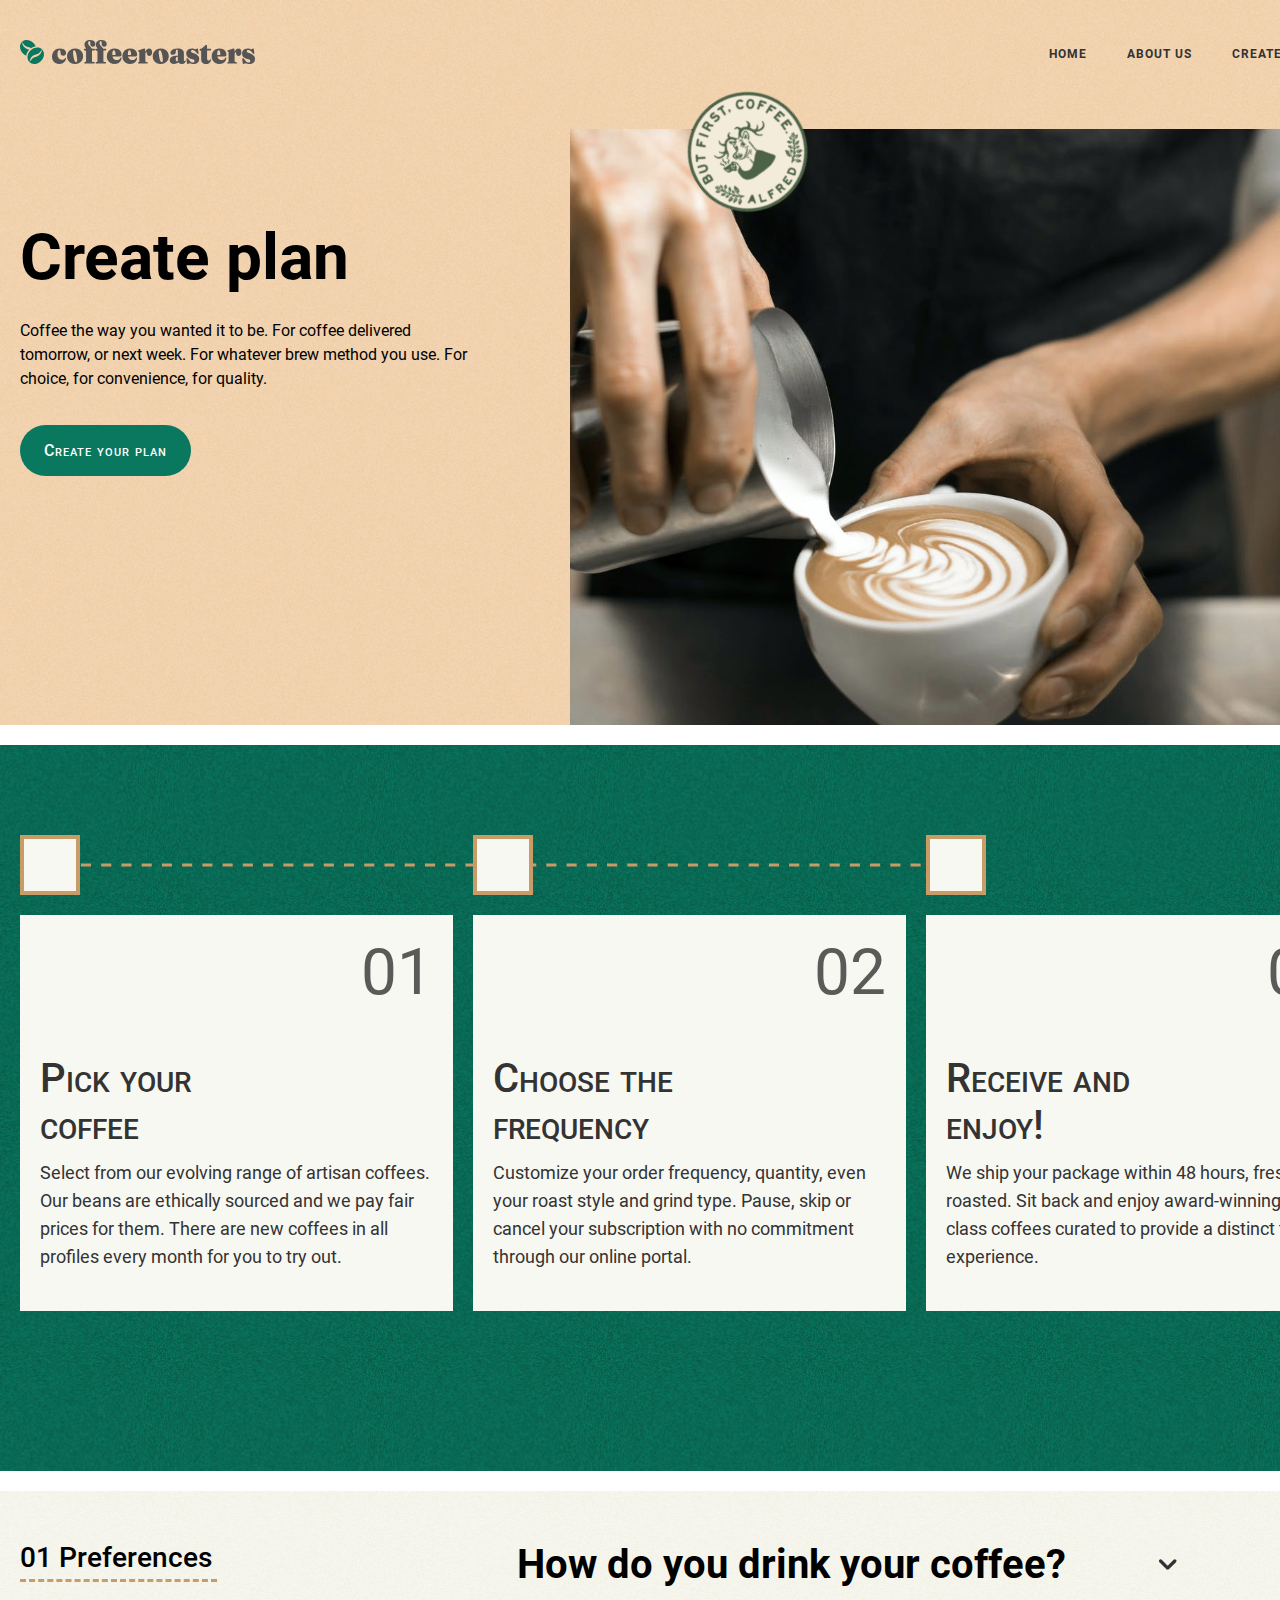
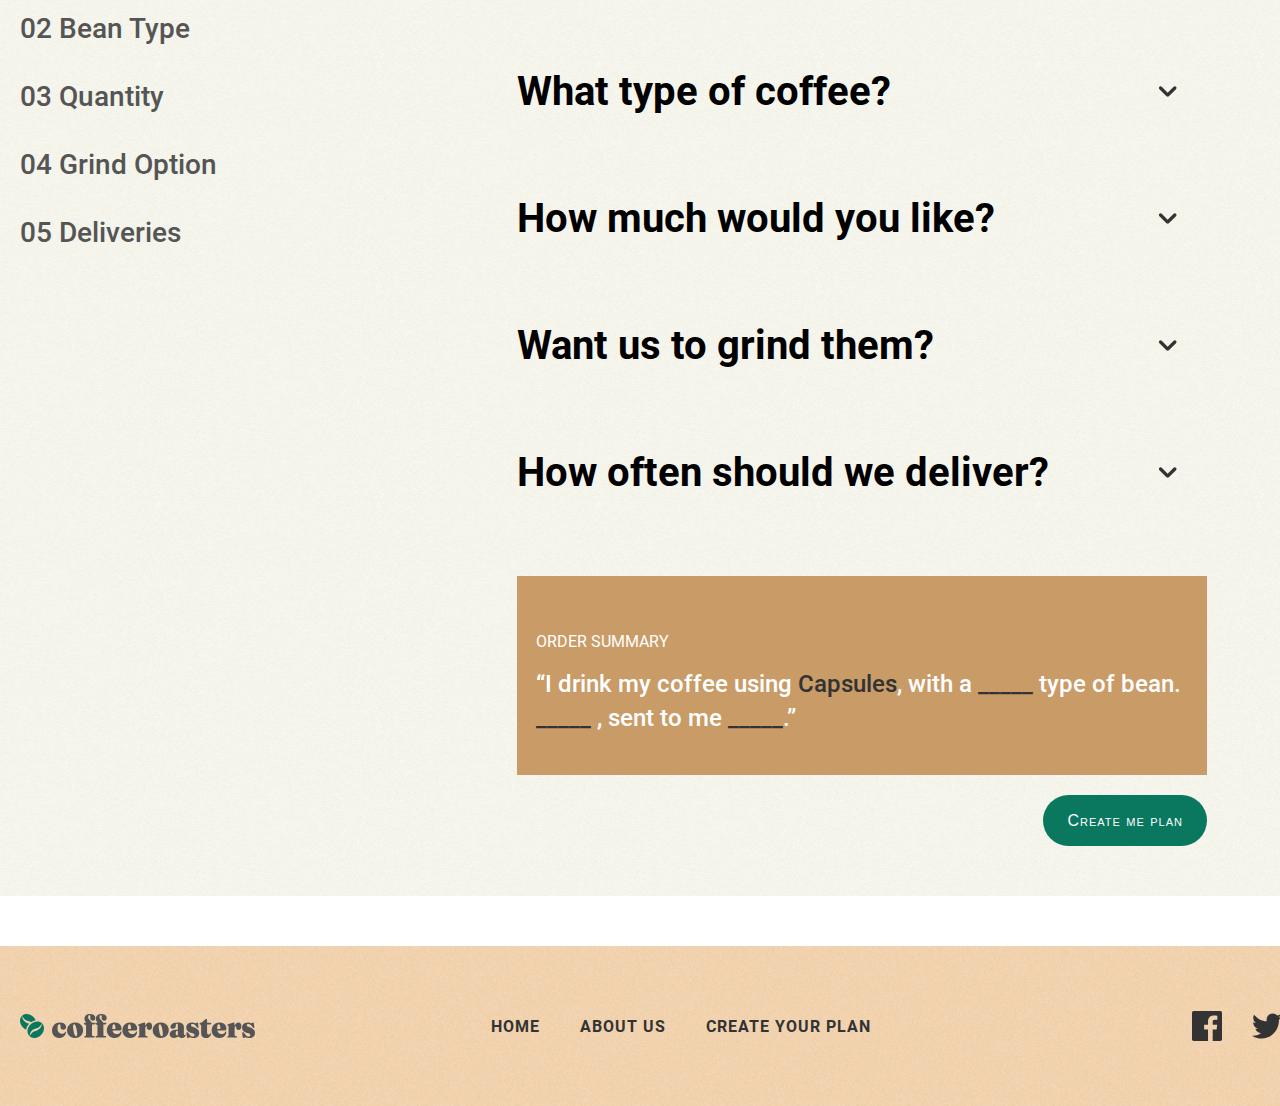
<file: create.plan.html>
<!DOCTYPE html>
<html lang="en">
<head>
    <meta charset="UTF-8">
    <meta http-equiv="X-UA-Compatible" content="IE=edge">
    <meta name="viewport" content="width=device-width, initial-scale=1.0">
    <link rel="stylesheet" href="./css/style.css">
    <title>Create plan</title>
</head>
<body>
    <header>
        <div class="container">
            <nav class="head-menu">
                <a class="logo-link" href="./index.html"><img class="logo-img" src="./Images/logo.svg" alt="Site logo"></a>
                <ul class="head-list">
                    <li class="head-item">
                        <a class="head-link" href="./index.html">HOME</a>
                    </li>
                    <li class="head-item">
                        <a class="head-link" href="#!">ABOUT US</a>
                    </li>
                    <li class="head-item">
                        <a class="head-btn" href="./create.plan.html">Create your plan</a>
                    </li>
                </ul>
            </nav>
            <div class="head-box">
                <div class="start-info">
                    <h1 class="head-title">Create plan</h1>
                    <p class="head-text">Coffee the way you wanted it to be. For coffee delivered tomorrow, or next week. For whatever brew method you use. For choice, for convenience, for quality.</p>
                    <a class="head-box-link" href="#!">Create your plan</a>
                </div>
                <img class="alfred-img create-alfred" width="160" height="160" src="./Images/alfred.svg" alt="Alfred coffe">
                <img class="coffee-img create-head" width="710" height="696" src="./Images/create-head.svg" alt="Coffee">
            </div>
        </div>
    </header>
    <main>
        <section class="works create-works">
            <div class="container">
                <div class="works-wrap">
                    <span class="wrap-span"></span>
                    <span class="wrap-span"></span>
                    <span class="wrap-span"></span>
                </div>
                <ul class="works-list">
                    <li class="works-item">
                        <p class="works-top-text">01</p>
                        <h3 class="works-item-title">Pick your <br> coffee</h3>
                        <p class="work-bottom-text">Select from our evolving range of artisan coffees. Our beans are ethically sourced and we pay fair prices for them. There are new coffees in all profiles every month for you to try out.</p>
                    </li>
                    <li class="works-item">
                        <p class="works-top-text">02</p>
                        <h3 class="works-item-title">Choose the <br> frequency</h3>
                        <p class="work-bottom-text">Customize your order frequency, quantity, even your roast style and grind type. Pause, skip or cancel your subscription with no commitment through our online portal.</p>
                    </li>
                    <li class="works-item">
                        <p class="works-top-text">03</p>
                        <h3 class="works-item-title">Receive and <br> enjoy!</h3>
                        <p class="work-bottom-text">We ship your package within 48 hours, freshly roasted. Sit back and enjoy award-winning world-class coffees curated to provide a distinct tasting experience.</p>
                    </li>
                </ul>
            </div>
        </section>
        <section class="order">
            
            <div class="container">
                <div class="order-box">
                    <ul class="order-list">
                        <li class="order-item">
                            01 Preferences
                        </li>
                        <li class="order-item">
                            02 Bean Type
                        </li>
                        <li class="order-item">
                            03 Quantity
                        </li>
                        <li class="order-item">
                            04 Grind Option
                        </li>
                        <li class="order-item">
                            05 Deliveries
                        </li>
                    </ul>
                    <ul class="order-end-list">
                        <li class="order-end-item">
                            <form class="order-form" action="">
                                <details class="order-det">
                                    <summary class="order-sum">How do you drink your coffee?</summary>
                                    <div class="det-box">
                                        <label>
                                            <input class="order-inp" type="radio" name="user_drink" value="Capsule">
                                            <span class="order-span"> <strong class="span-str">Capsule</strong> <p class="spantext">Compatible with Nespresso systems and similar brewers drink </p></span>
                                        </label>
                                        <label>
                                            <input class="order-inp" type="radio" name="user_drink" value="Filter">
                                            <span class="order-span"> <strong class="span-str">Filter</strong> <p class="spantext">For pour over or drip methods like Aeropress, Chemex, and V60</p></span>
                                        </label>
                                        <label>
                                            <input class="order-inp" type="radio" name="user_drink" value="Espresso">
                                            <span class="order-span"> <strong class="span-str">Espresso</strong> <p class="spantext">Dense and finely ground beans for an intense, flavorful experience</p></span>
                                        </label>
                                    </div>
                                </details>
                            </form>
                        </li>
                        <li class="order-end-item">
                            <form class="order-form" action="">
                                <details class="order-det">
                                    <summary class="order-sum">What type of coffee?</summary>
                                    <div class="det-box">
                                        <label>
                                            <input class="order-inp" type="radio" name="user_drink" value="Capsule">
                                            <span class="order-span"> <strong class="span-str">Capsule</strong> <p class="spantext">Compatible with Nespresso systems and similar brewers drink </p></span>
                                        </label>
                                        <label>
                                            <input class="order-inp" type="radio" name="user_drink" value="Filter">
                                            <span class="order-span"> <strong class="span-str">Filter</strong> <p class="spantext">For pour over or drip methods like Aeropress, Chemex, and V60</p></span>
                                        </label>
                                        <label>
                                            <input class="order-inp" type="radio" name="user_drink" value="Espresso">
                                            <span class="order-span"> <strong class="span-str">Espresso</strong> <p class="spantext">Dense and finely ground beans for an intense, flavorful experience</p></span>
                                        </label>
                                    </div>
                                </details>
                            </form>
                        </li>
                        <li class="order-end-item">
                            <form class="order-form" action="">
                                <details class="order-det">
                                    <summary class="order-sum">How much would you like?</summary>
                                    <div class="det-box">
                                        <label>
                                            <input class="order-inp" type="radio" name="user_drink" value="Capsule">
                                            <span class="order-span"> <strong class="span-str">Capsule</strong> <p class="spantext">Compatible with Nespresso systems and similar brewers drink </p></span>
                                        </label>
                                        <label>
                                            <input class="order-inp" type="radio" name="user_drink" value="Filter">
                                            <span class="order-span"> <strong class="span-str">Filter</strong> <p class="spantext">For pour over or drip methods like Aeropress, Chemex, and V60</p></span>
                                        </label>
                                        <label>
                                            <input class="order-inp" type="radio" name="user_drink" value="Espresso">
                                            <span class="order-span"> <strong class="span-str">Espresso</strong> <p class="spantext">Dense and finely ground beans for an intense, flavorful experience</p></span>
                                        </label>
                                    </div>
                                </details>
                            </form>
                        </li>
                        <li class="order-end-item">
                            <form class="order-form" action="">
                                <details class="order-det">
                                    <summary class="order-sum">Want us to grind them?</summary>
                                    <div class="det-box">
                                        <label>
                                            <input class="order-inp" type="radio" name="user_drink" value="Capsule">
                                            <span class="order-span"> <strong class="span-str">Capsule</strong> <p class="spantext">Compatible with Nespresso systems and similar brewers drink </p></span>
                                        </label>
                                        <label>
                                            <input class="order-inp" type="radio" name="user_drink" value="Filter">
                                            <span class="order-span"> <strong class="span-str">Filter</strong> <p class="spantext">For pour over or drip methods like Aeropress, Chemex, and V60</p></span>
                                        </label>
                                        <label>
                                            <input class="order-inp" type="radio" name="user_drink" value="Espresso">
                                            <span class="order-span"> <strong class="span-str">Espresso</strong> <p class="spantext">Dense and finely ground beans for an intense, flavorful experience</p></span>
                                        </label>
                                    </div>
                                </details>
                            </form>
                        </li>
                        <li class="order-end-item">
                            <form class="order-form" action="">
                                <details class="order-det">
                                    <summary class="order-sum">How often should we deliver?</summary>
                                    <div class="det-box">
                                        <label>
                                            <input class="order-inp" type="radio" name="user_drink" value="Capsule">
                                            <span class="order-span"> <strong class="span-str">Capsule</strong> <p class="spantext">Compatible with Nespresso systems and similar brewers drink </p></span>
                                        </label>
                                        <label>
                                            <input class="order-inp" type="radio" name="user_drink" value="Filter">
                                            <span class="order-span"> <strong class="span-str">Filter</strong> <p class="spantext">For pour over or drip methods like Aeropress, Chemex, and V60</p></span>
                                        </label>
                                        <label>
                                            <input class="order-inp" type="radio" name="user_drink" value="Espresso">
                                            <span class="order-span"> <strong class="span-str">Espresso</strong> <p class="spantext">Dense and finely ground beans for an intense, flavorful experience</p></span>
                                        </label>
                                    </div>
                                </details>
                            </form>
                        </li>
                        <li class="summ-item">
                            <p class="summ-text">Order Summary</p>
                            <strong class="summ-str">“I drink my coffee using <span class="summ-span">Capsules</span>, with a <span class="summ-span">_____</span> type of bean. <span class="summ-span">_____</span> , sent to me <span class="summ-span">_____</span>.”</strong>
                        </li>
                        <li class="btn-item">
                            <button class="btn-summ js-open-btn">Create me plan</button>
                        </li>
                    </ul>
                </div>
            </div>
        </section>
    </main>
    <footer class="site-footer">
        <div class="container">
            <div class="foot-box">
                <a class="foot-logo-link" href="./index.html"><img src="./Images/logo.svg" alt="Site Logo"></a>
                <ul class="foot-list">
                    <li class="foot-item">
                        <a class="foot-link" href="./index.html">HOME</a>
                    </li>
                    <li class="foot-item">
                        <a class="foot-link" href="#!">ABOUT US</a>
                    </li>
                    <li class="foot-item">
                        <a class="foot-link" href="./create.plan.html">Create your plan</a>
                    </li>
                </ul>
                <ul class="social-list">
                    <li class="social-item">
                        <a class="social-link" href="facebook.com" target="blank"><img width="30" height="30" src="./Images/facebook.svg" alt="facebook"></a>
                    </li>
                    <li class="social-item">
                        <a class="social-link" href="twitter.com" target="blank"><img width="30" height="30" src="./Images/twitter.svg" alt="twitter"></a>
                    </li>
                    <li class="social-item">
                        <a class="social-link" href="instagram.com" target="blank"><img width="30" height="30" src="./Images/insta.svg" alt="Instagram"></a>
                    </li>
                </ul>
            </div>
        </div>
    </footer>
    <div class="modal">
        <div class="modal-box">
            <div class="modal-top">
                <h2 class="modal-title">order summary</h2>
            </div>
            <div class="modal-bottom">
                <strong class="modal-str">“I drink my coffee as <span class="modal-span">Filter</span> , with a <span class="modal-span">Decaf</span> type of bean. <span class="modal-span">250g</span>  ground ala <span class="modal-span">Cafetiére</span>, sent to me <span class="modal-span">Every Week.</span>”</strong>
                <p class="modal-text">is this correct? you can proceed to checkout or go back to plan selection if something is off. Subscription discount codes can also be redeemed at the checkout. </p>
                <div class="btn-box">
                    <p class="btn-text">$14.00/ mo</p>
                    <button class="btn-green js-close-btn" type="button">checkout</button>
                </div>
            </div>
        </div>
    </div>
    <script src="./js/script.js"></script>
</body>
</html>
</file>
<file: css/style.css>
@font-face {
    font-family: "Roboto";
    font-weight: 400;
    font-display: swap;
    src: url("../Fonts/roboto-v30-latin-regular.woff2") format("woff2"), 
    url("../fonts/roboto-v30-latin-regular.woff") format("woff"); 
  }

  @font-face {
    font-family: "Roboto";
    font-weight: 500;
    font-display: swap;
    src: url("../Fonts/roboto-v30-latin-500.woff2") format("woff2"),
    url("../fonts/roboto-v30-latin-500.woff") format("woff");
  }

  @font-face {
    font-family: "Roboto";
    font-weight: 700;
    font-display: swap;
    src: url("../Fonts/roboto-v30-latin-700.woff2") format("woff2"), 
    url("../fonts/roboto-v30-latin-700.woff") format("woff"); 
  }

* {
    box-sizing: border-box;
}

body {
    margin: 0;
    font-family: "Roboto", "Arial", sans-serif;
}

.container {
    width: 1380px;
    margin: 0 auto;
    padding: 0 20px;
}

img {
    display: block;
}

header {
  background-image: url("../Images/head-bg.jpg");
  background-size: cover;
  background-repeat: no-repeat;
  padding-top: 40px;
  padding-bottom: 249px;
  position: relative;
}

.head-menu {
  display: flex;
  justify-content: space-between;
  align-items: center;
  margin-bottom: 156px;
}

.head-list {
  display: flex;
  align-items: center;
  margin: 0;
  padding: 0;
  list-style: none;
}

.head-link {
  font-weight: 700;
  font-size: 12px;
  line-height: 14px;
  letter-spacing: 1px;
  text-transform: uppercase;
  color: #333333;
  text-decoration: none;
}

.head-btn {
  font-weight: 700;
  font-size: 12px;
  line-height: 14px;
  letter-spacing: 1px;
  text-transform: uppercase;
  color: #333333;
  border: none;
  background-color: transparent;
  text-decoration: none;
}

.head-item:nth-child(2) {
  margin: 0 40px;
}

.head-box {
  display: flex;
}

.start-info {
  width: 464px;
}

.head-title {
  font-weight: 700;
  font-size: 64px;
  line-height: 75px;
  color: #000000;
  margin: 0;
  margin-bottom: 24px;
}

.head-text {
  font-weight: 400;
  font-size: 16px;
  line-height: 24px;
  color: #000000;
  margin: 0;
  margin-bottom: 34px;
}

.head-box-link {
  display: inline-block;
  font-weight: 500;
  font-size: 16px;
  line-height: 19px;
  text-align: center;
  letter-spacing: 1px;
  font-variant: small-caps;
  color: #FFFFFF;
  padding: 16px 24px;
  background: #0A775F;
  border-radius: 100px;
  text-decoration: none;
}

.coffee-img {
  position: absolute;
  right: 0;
  bottom: 0;
}

.alfred-img {
  position: absolute;
  top: 23px;
  left: 638px;
  z-index: 1;
  transform: rotate(-10deg);
}

.hero {
  padding-top: 70px;
  padding-bottom: 70px;
  background-image: url("../Images/hero-bg.png");
  background-position: top 20px center;
  background-repeat: no-repeat;
  background-size: 1400px 1739px;
  position: relative;
}

.left-top-leaf {
  position: absolute;
  top: 80px;
}

.hero-title {
  font-size: 50px;
  line-height: 59px;
  text-align: center;
  font-variant: small-caps;
  color: #000;
  margin: 0;
  margin-bottom: 80px;
}

.hero-box {
  width: 1100px;
  margin: 0 auto;
  display: flex;
  justify-content: start;
  align-items: center;
}

.hero-box2 {
  width: 1100px;
  margin: 0 auto;
  display: flex;
  justify-content:flex-start;
  align-items: center;
  flex-direction: row-reverse;
}

.hero-box4 {
  width: 1100px;
  margin: 0 auto;
  display: flex;
  justify-content: flex-start;
  align-items: center;
  flex-direction: row-reverse;
}

.hero-box-info1 {
  width: 453px;
  margin-left: 117px;
}

.hero-box-info2 {
  width: 390px;
  margin-right: 117px;
}

.hero-box-info3 {
  width: 390px;
  margin-left: 117px;
}

.hero-box-info4 {
  width: 410px;
  margin-right: 97px;
}

.hero-box-title {
  font-weight: 500;
  font-size: 48px;
  line-height: 56px;
  font-variant: small-caps;
  color: #333333;
  margin: 0;
  margin-bottom: 10px;
}

.hero-box-text {
  font-weight: 400;
  font-size: 22px;
  line-height: 34px;
  color: #333333;
  margin: 0;
}

.right-leaf1 {
  position: absolute;
  top: 800px;
  right: 0;
}

.right-leaf {
  position: absolute;
  top: 920px;
  right: 0;
}

.left-leaf {
  position: absolute;
  top: 1300px;
}

.why {
  background-image: url("../Images/why-bg.png");
  background-position: top center;
  background-size: 1400px 703px;
  background-repeat: no-repeat;
  padding-top: 50px;
  padding-bottom: 80px;
}

.why-start-box {
  width: 581px;
  margin: 0 auto;
}

.why-title {
  font-weight: 700;
  font-size: 50px;
  line-height: 59px;
  text-align: center;
  font-variant: small-caps;
  color: #FFFFFF;
  margin: 0;
  margin-bottom: 10px;
}

.why-text {
  font-weight: 400;
  font-size: 16px;
  line-height: 28px;
  text-align: center;
  color: #FFFFFF;
  margin: 0;
  margin-bottom: 80px;
}

.why-list {
  display: flex;
  justify-content: center;
  align-items: center;
  list-style: none;
  margin: 0;
  padding: 0;
}

.why-item {
  width: 433px;
}

.why-item:nth-child(2) {
  margin: 0 20px;
}

.why-item-title {
  font-weight: 500;
  font-size: 30px;
  line-height: 35px;
  font-variant: small-caps;
  color: #333333;
  margin: 0;
  margin-top: 28px;
  margin-bottom: 10px;
}

.why-item-text {
  font-weight: 400;
  font-size: 18px;
  line-height: 28px;
  color: #333333;
  margin: 0;
}

.works {
  padding-top: 50px;
  padding-bottom: 100px;
  background-image: url("../Images/works-bg.svg");
  background-repeat: no-repeat;
  background-size: 1400px 826px;
  background-position: center;
  position: relative;
}

.works-title {
  font-weight: 700;
  font-size: 50px;
  line-height: 59px;
  text-align: center;
  color: #FFFFFF;
  margin: 0;
  margin-bottom: 90px;
}

.top-works-img {
  position: absolute;
  top: 45px;
  right: 69px;
}

.works-wrap {
  display: flex;
  align-items: center;
  background-image: url("../Images/line.svg");
  background-position: left center;
  background-repeat: no-repeat;
  background-size: 910px;
  margin-bottom: 20px;
}

.wrap-span {
  display: block;
  width: 60px;
  height: 60px;
  background: #F8F8F2;
  border: 4px solid #C99B67;
}

.wrap-span:nth-child(2) {
  margin: 0 393px;
}

.works-list {
  display: flex;
  align-items: center;
  margin: 0;
  margin-bottom: 60px;
  padding: 0;
}

.works-item {
  width: 433px;
  background: #F8F8F2;
  padding: 20px 20px 40px 20px;
  list-style: none;
}

.works-item:nth-child(2) {
  margin: 0 20px;
}

.works-top-text {
  font-weight: 400;
  font-size: 64px;
  line-height: 75px;
  text-align: right;
  font-variant: small-caps;
  color: #333333;
  opacity: 0.8;
  margin: 0;
  margin-bottom: 45px;
}

.works-item-title {
  font-weight: 500;
  font-size: 40px;
  line-height: 47px;
  font-variant: small-caps;
  color: #333333;
  margin: 0;
  margin-bottom: 10px;
}

.work-bottom-text {
  font-weight: 400;
  font-size: 18px;
  line-height: 28px;
  color: #333333;
  margin: 0;
}

.works-link-box {
  display: flex;
  justify-content: center;
}

.works-link {
  display: inline-block;
  font-weight: 500;
  font-size: 16px;
  line-height: 19px;
  text-align: center;
  letter-spacing: 1px;
  font-variant: small-caps;
  color: #FFFFFF;
  mix-blend-mode: normal;
  padding: 16px 24px;
  background: #C99B67;
  border-radius: 100px;
  text-decoration: none;
}

.site-footer {
  background-image: url("../Images/head-bg.jpg");
  background-size: cover;
  background-repeat: no-repeat;
  padding: 65px 0;
}

.foot-box {
  display: flex;
  align-items: center;
}

.foot-list {
  display: flex;
  align-items: center;
  margin: 0;
  margin-right: 321px;
  margin-left: 236px;
  padding: 0;
  list-style: none;
}

.foot-item:nth-child(2) {
  margin: 0 40px;
}

.foot-link {
  font-weight: 700;
  font-size: 16px;
  line-height: 19px;
  text-align: center;
  letter-spacing: 1px;
  text-transform: uppercase;
  color: #333333;
  text-decoration: none;
}

.social-list {
  display: flex;
  align-items: center;
  margin: 0;
  padding: 0;
  list-style: none;
}

.social-item:nth-child(2) {
  margin: 0 30px;
}

.modal {
  position: fixed;
  top: 0;
  left: 0;
  z-index: 10;
  display: none;
  width: 100%;
  height: 100%;
  background: rgba(0, 0, 0, 0.5);
  padding-top: 157px;
}

.modal-open {
  display: block;
}

@keyframes circle-to-square {
  from {
    width: 561px;
    margin-top: -657px;
  }
  to {
    width: 561px;
    margin: 0 auto;
  }
}

.modal-box {
  width: 561px;
  margin: 0 auto;
  background: #F8F8F2;
  animation-name: circle-to-square;
  animation-duration: 1s;
  animation-iteration-count: none;
  animation-direction: normal;
  animation-timing-function: ease;
}

.modal-top {
  padding: 19px 30px;
  background-color: #C99B67;
}

.modal-title {
  font-weight: 700;
  font-size: 44px;
  line-height: 52px;
  font-variant: small-caps;
  color: #FFFFFF;
  margin: 0;
}

.modal-bottom {
  padding: 50px 30px;
}

.modal-str {
  font-weight: 500;
  font-size: 24px;
  line-height: 34px;
  color: #000000;
  margin: 0;
  margin-bottom: 10px;
}

.modal-span {
  color: #0A775F;
}

.modal-text {
  font-weight: 400;
  font-size: 18px;
  line-height: 26px;
  color: #333333;
  mix-blend-mode: normal;
  opacity: 0.8;
  margin: 0;
  margin-top: 10px;
  margin-bottom: 50px;
}

.btn-box {
  display: flex;
  justify-content: space-between;
  align-items: center;
}

.btn-text {
  font-weight: 500;
  font-size: 24px;
  line-height: 28px;
  color: #000000;
  margin: 0;
}

.btn-green {
  font-weight: 500;
  font-size: 20px;
  line-height: 23px;
  text-align: center;
  letter-spacing: 1px;
  font-variant: small-caps;
  color: #FFFFFF;
  mix-blend-mode: normal;
  padding: 16px 24px;
  background: #0A775F;
  border-radius: 100px;
  border: none;
  cursor: pointer;
}

.create-head {
  bottom: -50px;
}

.create-alfred {
  top: 72px;
  left: 668px;
}

.create-works {
  margin-top: 20px;
  margin-bottom: 20px;
  padding-top: 90px;
}

.order {
  margin-bottom: 50px;
  padding: 50px 0;
  background-image: url("../Images/order-bg.svg");
  background-position: top  center;
  background-repeat: no-repeat;
  background-size: 1400px 2127px;
  position: relative;
}

.or-right-img {
  position: absolute;
  top: 350px;
  right: 0;
}

.or-right-img1 {
  position: absolute;
  top: 230px;
  right: -40px;
}

.order-box {
  background-repeat: no-repeat;
  display: flex;
}

.order-list {
  margin: 0;
  margin-right: 300px;
  padding: 0;
}

.order-item:first-child {
  font-weight: 500;
  font-size: 28px;
  line-height: 33px;
  color: #000000;
  list-style: none;
  margin: 0;
  margin-bottom: 30px;
  padding-bottom: 5px;
  border-bottom: 3px dashed #C99B67;
}

.order-item {
  font-weight: 500;
  font-size: 28px;
  line-height: 33px;
  color: #555555;
  list-style: none;
  margin: 0;
  margin-bottom: 35px;
}

.order-end-list {
  margin: 0;
  padding: 0;
  margin-right: 144px;
}

.order-end-item {
  width: 660px;
  list-style: none;
  margin-bottom: 60px;
}

.det-box {
  display: flex;
  align-items: center;
}

.order-sum {
  background-image: url("../Images/Vector.svg");
  background-repeat: no-repeat;
  background-position: right center;
  font-weight: 700;
  font-size: 40px;
  line-height: 47px;
  color: #000000;
  list-style: none;
  margin-bottom: 20px;
}

.order-inp {
  display: none;
}

.order-span {
  display: block;
  width: 207px;
  background: #bfdbd5;
  padding-top: 30px;
  padding-left: 16px;
  padding-bottom: 80px;
}

label:nth-child(2) {
  margin: 0 37px;
}

.span-str{
  font-weight: 500;
  font-size: 24px;
  line-height: 28px;
  color: #333333;
  margin: 0;
  margin-bottom: 10px;
}

.spantext {
  font-weight: 400;
  font-size: 18px;
  line-height: 24px;
  color: #333333;
  margin: 0;
}

.order-inp:checked ~ .order-span {
  background: #0A775F;
}

.order-inp:checked ~ .order-span .span-str {
  color: #fff;
}

.order-inp:checked ~ .order-span .spantext {
  color: #fff;
}

.summ-item {
  width: 690px;
  background: #C99B67;
  padding: 40px 19px;
  list-style: none;
  margin-top: 20px;
}

.summ-text {
  font-weight: 400;
  font-size: 16px;
  line-height: 19px;
  text-transform: uppercase;
  color: #FFFFFF;
}

.summ-str {
  font-weight: 500;
font-size: 24px;
line-height: 34px;
/* or 142% */


color: #FFFFFF;
}

.summ-span {
  color: #333;
}

.btn-item {
  display: flex;
  justify-content: end;
  list-style: none;
  margin-top: 20px;
}

.btn-summ {
  display: block;
  font-weight: 500;
  font-size: 16px;
  line-height: 19px;
  text-align: center;
  letter-spacing: 1px;
  font-variant: small-caps;
  color: #FFFFFF;
  padding: 16px 24px;
  border: none;
  background: #0A775F;
  border-radius: 100px;
}
</file>
